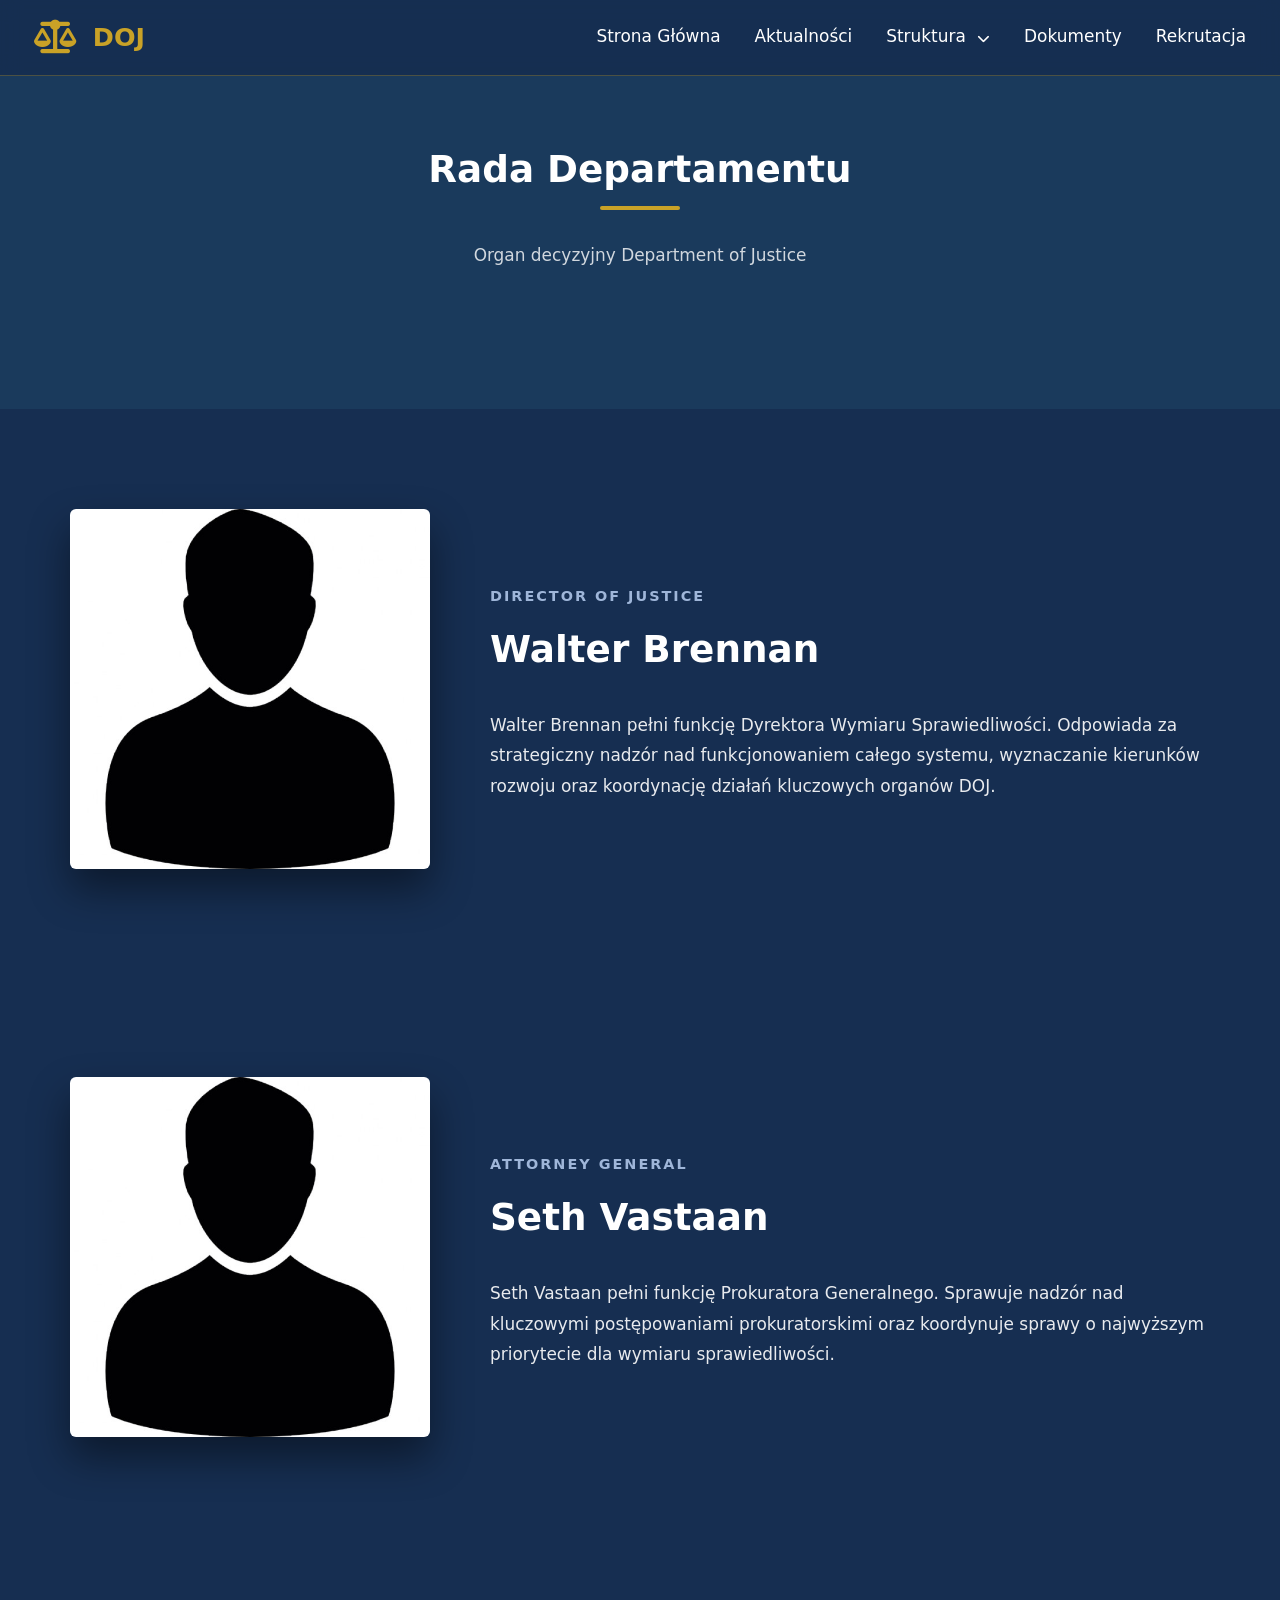
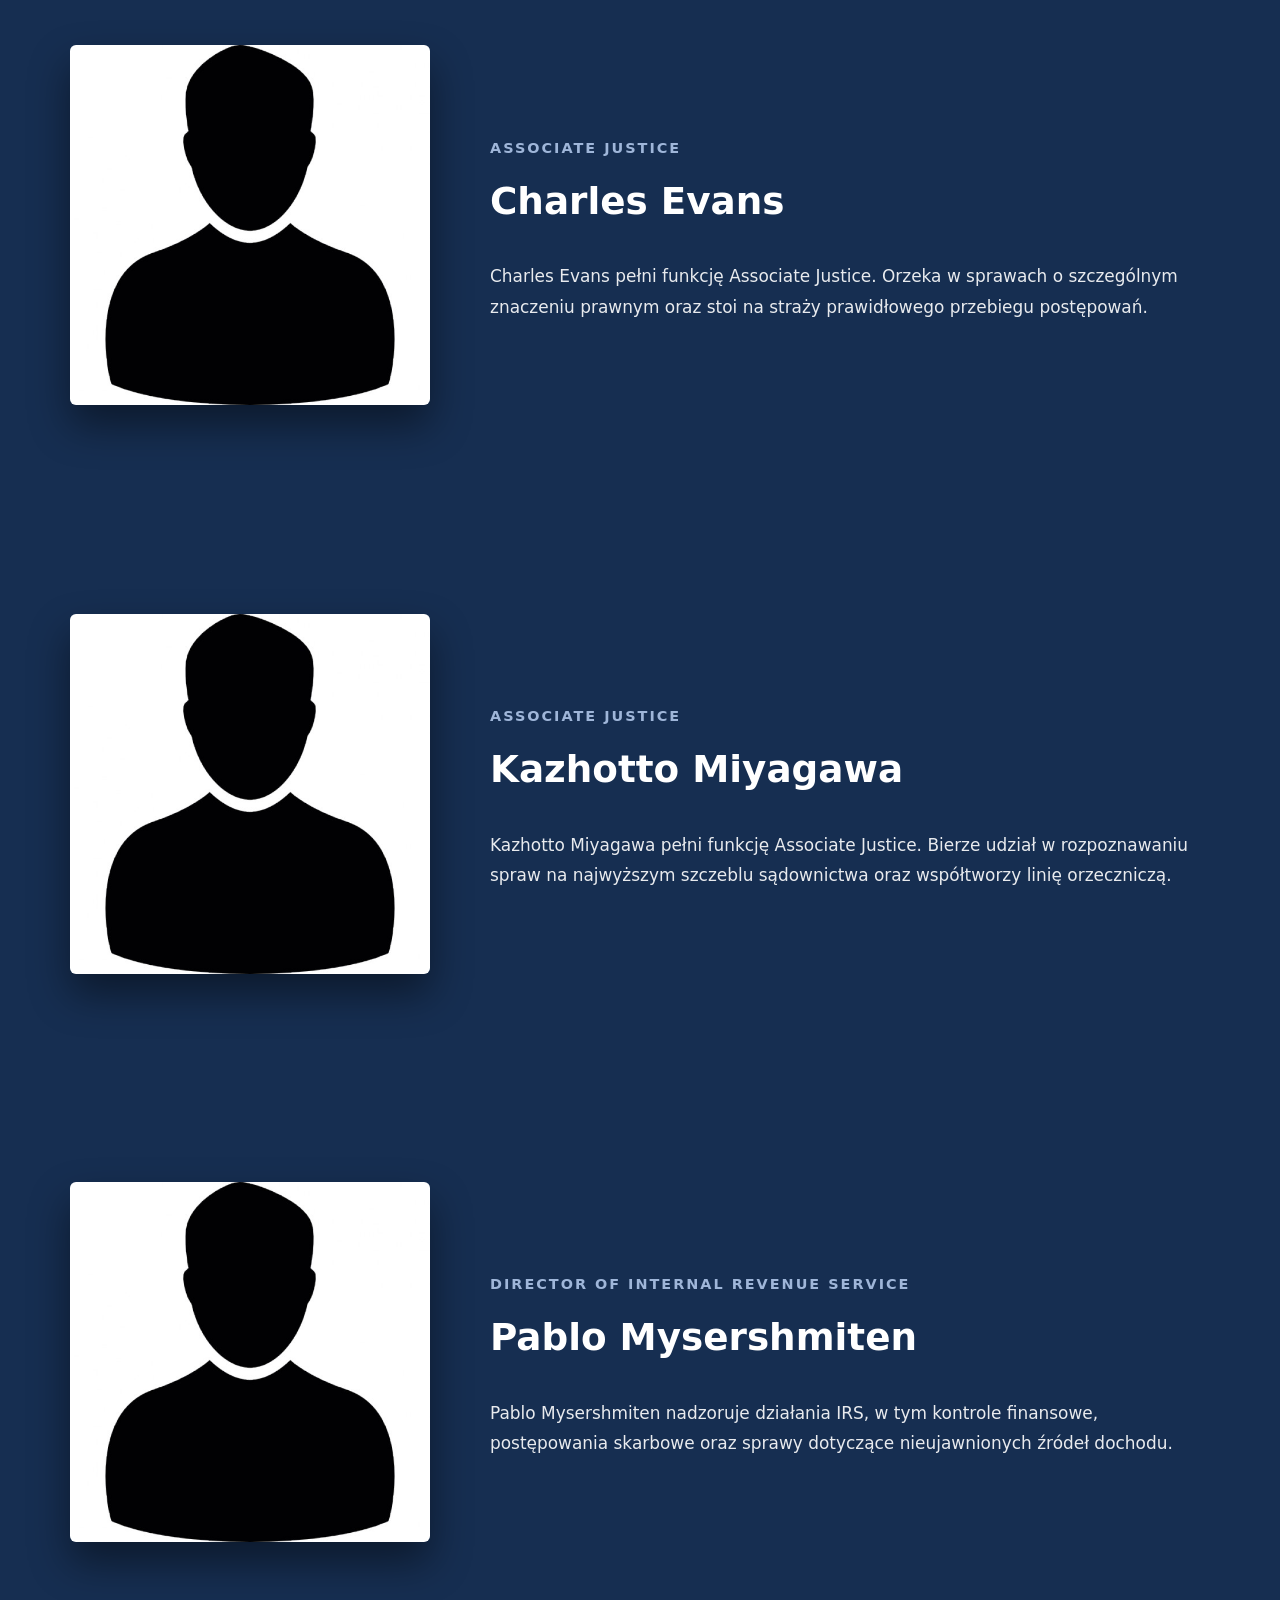
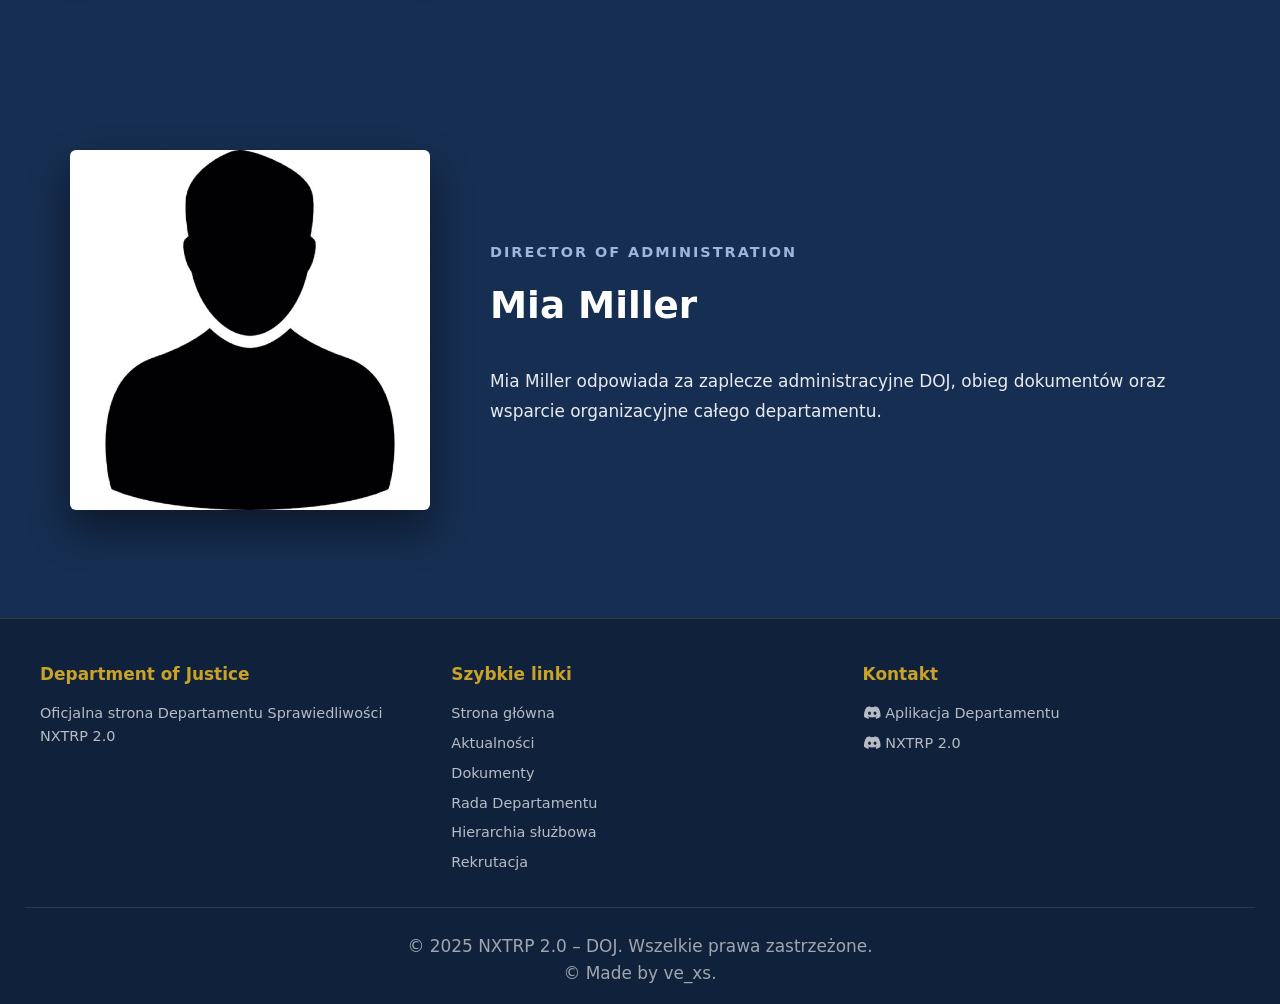
<file: index.html>
<!DOCTYPE html>
<html lang="pl">
<head>
    <meta charset="UTF-8">
    <meta name="viewport" content="width=device-width, initial-scale=1.0">

    <title> Rada Departamentu | Department of Justice</title>

    <link href="https://cdnjs.cloudflare.com/ajax/libs/font-awesome/6.4.0/css/all.min.css" rel="stylesheet">

    <!-- GLOBAL -->
    <link rel="stylesheet" href="base.css">
    <link rel="stylesheet" href="layout.css">
    <link rel="stylesheet" href="components.css">
    <link rel="stylesheet" href="footer.css">
    <link rel="stylesheet" href="mobile.css">


    <link rel="icon" type="image/png" href="dojlogog.png">
</head>

<body>

<nav id="navbar" role="navigation" aria-label="Główna nawigacja">
    <div class="nav-container">
        <a href="https://dojnxtrp.pl/" class="logo">
            <i class="fas fa-balance-scale"></i> DOJ
        </a>

        <ul class="nav-links">
            <li><a href="https://dojnxtrp.pl/">Strona Główna</a></li>
            <li><a href="https://aktualnosci.dojnxtrp.pl">Aktualności</a></li>


            <li class="has-submenu">
                <a href="#">
                    Struktura <i class="fas fa-chevron-down"></i>
                </a>
                <ul class="submenu">
                    <li><a href="https://rada.dojnxtrp.pl/">Rada Departamentu</a></li>
                    <li><a href="https://hierarchia.dojnxtrp.pl/">Hierarchia służbowa</a></li>

                    <li class="submenu-divider"></li>

                    <li><a href="https://prokuratura.dojnxtrp.pl/">Prokuratura</a></li>
                    <li><a href="https://sadownictwo.dojnxtrp.pl/">Sądownictwo</a></li>
                    <li><a href="https://adwokatura.dojnxtrp.pl/">Adwokatura</a></li>
                    <li><a href="https://irs.dojnxtrp.pl/">Internal Revenue Service </a></li>
                    <li><a href="https://administracja.dojnxtrp.pl/">Administracja</a></li>
                </ul>
            </li>

            <li><a href="https://dokumenty.dojnxtrp.pl/">Dokumenty</a></li>
            <li><a href="https://rekrutacja.dojnxtrp.pl/">Rekrutacja</a></li>
        </ul>
    </div>

    <button id="hamburger" class="hamburger" aria-label="Menu" aria-expanded="false">
        <span></span>
        <span></span>
        <span></span>
    </button>
</nav>

<div id="overlay" class="overlay"></div>

<div class="mobile-menu" id="mobileMenu" aria-hidden="true">

    <div class="mobile-main-menu">
        <a href="https://dojnxtrp.pl/">Strona główna</a>
        <a href="https://aktualnosci.dojnxtrp.pl">Aktualności</a>
        <a href="#" class="mobile-open-structure">
            Struktura <i class="fas fa-chevron-right"></i>
        </a>

        <a href="https://dokumenty.dojnxtrp.pl/">Dokumenty</a>
        <a href="https://rekrutacja.dojnxtrp.pl/">Rekrutacja</a>
    </div>

    <div class="mobile-structure-menu">
        <a href="#" class="mobile-back">
            <i class="fas fa-chevron-left"></i> Wróć
        </a>

        <a href="https://rada.dojnxtrp.pl/">Rada Departamentu</a>
        <a href="https://hierarchia.dojnxtrp.pl/">Hierarchia służbowa</a>
        <a href="https://prokuratura.dojnxtrp.pl/">Prokuratura</a>
        <a href="https://sadownictwo.dojnxtrp.pl/">Sądownictwo</a>
        <a href="https://adwokatura.dojnxtrp.pl/">Adwokatura</a>
        <a href="https://irs.dojnxtrp.pl/">Internal Revenue Service </a>
        <a href="https://administracja.dojnxtrp.pl/">Administracja</a>

    </div>

</div>

<main id="maincontent">

    <section class="page-section">
        <div class="section-header fade-in">
            <h2>Rada Departamentu</h2>
            <p>Organ decyzyjny Department of Justice</p>
        </div>
    </section>


    <section class="doj-profile">
        <div class="doj-profile-inner">
            <div class="doj-profile-left">
                <img src="gallanonim.png" alt="Walter Brennan">
            </div>
            <div class="doj-profile-right">
                <h4 class="doj-rank">Director of Justice</h4>
                <h2 class="doj-name">Walter Brennan</h2>
                <p>
                    Walter Brennan pełni funkcję Dyrektora Wymiaru Sprawiedliwości. Odpowiada za strategiczny
                    nadzór nad funkcjonowaniem całego systemu, wyznaczanie kierunków rozwoju
                    oraz koordynację działań kluczowych organów DOJ.
                </p>
            </div>
        </div>
    </section>

    <section class="doj-profile">
        <div class="doj-profile-inner">
            <div class="doj-profile-left">
                <img src="gallanonim.png" alt="Seth Vastaan">
            </div>
            <div class="doj-profile-right">
                <h4 class="doj-rank">Attorney General</h4>
                <h2 class="doj-name">Seth Vastaan</h2>
                <p>
                    Seth Vastaan pełni funkcję Prokuratora Generalnego. Sprawuje nadzór nad
                    kluczowymi postępowaniami prokuratorskimi oraz koordynuje sprawy
                    o najwyższym priorytecie dla wymiaru sprawiedliwości.
                </p>
            </div>
        </div>
    </section>

    <section class="doj-profile">
    <div class="doj-profile-inner">
        <div class="doj-profile-left">
            <img src="gallanonim.png" alt="Charles Evans">
        </div>
        <div class="doj-profile-right">
            <h4 class="doj-rank">Associate Justice</h4>
            <h2 class="doj-name">Charles Evans</h2>
            <p>
                Charles Evans pełni funkcję Associate Justice.
                Orzeka w sprawach o szczególnym znaczeniu prawnym
                oraz stoi na straży prawidłowego przebiegu postępowań.
            </p>
        </div>
    </div>
</section>

<section class="doj-profile">
    <div class="doj-profile-inner">
        <div class="doj-profile-left">
            <img src="gallanonim.png" alt="Kazuhito Miyagawa">
        </div>
        <div class="doj-profile-right">
            <h4 class="doj-rank">Associate Justice</h4>
            <h2 class="doj-name">Kazhotto Miyagawa</h2>
            <p>
                Kazhotto Miyagawa pełni funkcję Associate Justice.
                Bierze udział w rozpoznawaniu spraw na najwyższym
                szczeblu sądownictwa oraz współtworzy linię orzeczniczą.
            </p>
        </div>
    </div>
</section>


    <section class="doj-profile">
        <div class="doj-profile-inner">
            <div class="doj-profile-left">
                <img src="gallanonim.png" alt="Pablo Mysershmiten">
            </div>
            <div class="doj-profile-right">
                <h4 class="doj-rank">Director of Internal Revenue Service</h4>
                <h2 class="doj-name">Pablo Mysershmiten</h2>
                <p>
                    Pablo Mysershmiten nadzoruje działania IRS, w tym kontrole finansowe,
                    postępowania skarbowe oraz sprawy dotyczące nieujawnionych źródeł dochodu.
                </p>
            </div>
        </div>
    </section>

    <section class="doj-profile">
        <div class="doj-profile-inner">
            <div class="doj-profile-left">
                <img src="gallanonim.png" alt="Mia Miller">
            </div>
            <div class="doj-profile-right">
                <h4 class="doj-rank">Director of Administration</h4>
                <h2 class="doj-name">Mia Miller</h2>
                <p>
                    Mia Miller odpowiada za zaplecze administracyjne DOJ,
                    obieg dokumentów oraz wsparcie organizacyjne całego departamentu.
                </p>
            </div>
        </div>
    </section>

</main>

<footer>
    <div class="footer-content">

        <div class="footer-section">
            <h4>Department of Justice</h4>
            <p>Oficjalna strona Departamentu Sprawiedliwości<br>NXTRP 2.0</p>
        </div>

        <div class="footer-section">
            <h4>Szybkie linki</h4>
            <a href="https://dojnxtrp.pl/">Strona główna</a>
            <a href="https://aktualnosci.dojnxtrp.pl">Aktualności</a>
            <a href="https://dokumenty.dojnxtrp.pl/">Dokumenty</a>
            <a href="https://rada.dojnxtrp.pl/">Rada Departamentu</a>
            <a href="https://hierarchia.dojnxtrp.pl/">Hierarchia służbowa</a>
            <a href="https://rekrutacja.dojnxtrp.pl/">Rekrutacja</a>
        </div>

        <div class="footer-section">
            <h4>Kontakt</h4>
            <a href="https://discord.gg/amTdxHyAs6" target="_blank">
                <i class="fab fa-discord"></i> Aplikacja Departamentu
            </a>
            <a href="https://discord.gg/h5h69dvCpX" target="_blank">
                <i class="fab fa-discord"></i> NXTRP 2.0
            </a>
        </div>

    </div>

    <div class="footer-bottom">
        <p>&copy; 2025 NXTRP 2.0 – DOJ. Wszelkie prawa zastrzeżone.</p>
        <p>&copy; Made by ve_xs.</p>
    </div>
</footer>

<script src="core.js"></script>
</body>
</html>
</file>
<file: base.css>
/* =====================
   BASE.CSS - DOJ GRANATOWA PALETA
   Kolor przewodni: #162e51
   ===================== */

:root {
    /* Kolory główne - granatowa paleta */
    --primary: #1a3a5c;           /* Ciemny granat - główne tło */
    --dark: #162e51;              /* GŁÓWNY kolor - ciemniejszy granat */
    --dark-brown: #0f1f38;        /* Bardzo ciemny granat - kafelki */
    --accent: #C9A227;            /* Złoto - akcenty */
    --accent-hover: #d4af37;      /* Jaśniejsze złoto */
    --burgundy: #a0522d;          /* Sienna - ważne elementy */
    --light: #ffffff;             /* Biały tekst */
    --text-dark: #162e51;         /* Ciemny tekst na jasnych elementach */
    --text-muted: rgba(22, 46, 81, .8); /* Przygaszony tekst */
    
    /* Gradiety */
    --gradient-card: linear-gradient(145deg, rgba(22, 46, 81, 0.95), rgba(15, 31, 56, 0.98));
    --gradient-bg: linear-gradient(180deg, #2a4a6f 0%, #1a3a5c 100%);
    
    /* Inne */
    --text-scale: 1;
}

* {
    margin: 0;
    padding: 0;
    box-sizing: border-box;
}

html {
    scroll-behavior: smooth;
}

body {
    font-family: 'Inter', 'Roboto', 'Segoe UI', system-ui, sans-serif;
    background: var(--primary);
    color: var(--text-dark);
    overflow-x: hidden;
    -webkit-font-smoothing: antialiased;
    -moz-osx-font-smoothing: grayscale;
}

/* Scrollbar - złoty */
::-webkit-scrollbar {
    width: 10px;
}

::-webkit-scrollbar-track {
    background: var(--dark);
}

::-webkit-scrollbar-thumb {
    background: var(--dark-brown);
    border-radius: 5px;
}

::-webkit-scrollbar-thumb:hover {
    background: var(--accent);
}

/* Loader */
.loader {
    position: fixed;
    top: 0;
    left: 0;
    width: 100%;
    height: 100%;
    background: var(--primary);
    z-index: 9999;
    display: flex;
    align-items: center;
    justify-content: center;
    transition: opacity .5s, visibility .5s;
}

.loader.hidden {
    opacity: 0;
    visibility: hidden;
    pointer-events: none;
}

.loader-icon {
    width: 80px;
    height: 80px;
    border: 4px solid var(--accent);
    border-top-color: transparent;
    border-radius: 50%;
    animation: spin 1s linear infinite;
}

@keyframes spin {
    to { transform: rotate(360deg); }
}

/* Fade-in */
.fade-in {
    opacity: 0;
    transform: translateY(30px);
    transition: all .6s ease-out;
}

.fade-in.visible {
    opacity: 1;
    transform: translateY(0);
}


/* ========== ABOUT SECTION - BROWN ========== */

.about {
    background: linear-gradient(180deg, var(--dark) 0%, var(--primary) 100%);
}

.about-grid {
    display: grid;
    grid-template-columns: repeat(auto-fit, minmax(280px, 1fr));
    gap: 2rem;
    max-width: 1200px;
    margin: 0 auto;
}

.about-card {
    background: rgba(42, 31, 22, .3);
    border: 1px solid rgba(201, 162, 39, .2);
    border-radius: 20px;
    padding: 2rem;
    transition: all .3s;
}

.about-card:hover {
    transform: translateY(-10px);
    border-color: var(--accent);
    box-shadow: 0 20px 40px rgba(201, 162, 39, .2);
}

.about-card i {
    font-size: 2.5rem;
    color: var(--accent);
    margin-bottom: 1rem;
    display: block;
}

.about-card h3 {
    font-size: 1.3rem;
    margin-bottom: .8rem;
}

.about-card p {
    color: rgba(255, 255, 255, .7);
    line-height: 1.7;
    font-size: .95rem;
}
</file>
<file: layout.css>
nav {
    position: fixed;
    top: 0;
    width: 100%;
    z-index: 1000;
    background: rgba(22, 46, 81, .95);
    backdrop-filter: blur(10px);
    border-bottom: 1px solid rgba(201, 162, 39, .3);
    transition: all .3s;
}

nav.scrolled {
    background: rgba(22, 46, 81, .98);
    box-shadow: 0 4px 30px rgba(0, 0, 0, .5);
}



.nav-container {
    max-width: 1400px;
    margin: 0 auto;
    display: flex;
    justify-content: space-between;
    align-items: center;
    padding: 1rem 2rem;
}
.submenu-divider {
    height: 1px;
    background: rgba(255,255,255,0.15);
    margin: 8px 0;
    list-style: none;
}


.logo {
    display: flex;
    align-items: center;
    gap: 1rem;
    font-size: 1.5rem;
    font-weight: 700;
    color: var(--accent);
    text-decoration: none;
}

.logo i {
    font-size: 2rem;
}

.nav-links {
    display: flex;
    gap: 2rem;
    list-style: none;
}

.nav-links a {
    color: var(--light);
    text-decoration: none;
    font-weight: 500;
    position: relative;
    padding: .5rem 0;
    transition: color .3s;
}

.nav-links a::after {
    content: '';
    position: absolute;
    bottom: 0;
    left: 0;
    width: 0;
    height: 2px;
    background: var(--accent);
    transition: width .3s;
}

.nav-links a:hover {
    color: var(--accent);
}

.nav-links a:hover::after {
    width: 100%;
}



section {
    padding: 5rem 1.5rem;
}

.section-header {
    text-align: center;
    margin-bottom: 3rem;
}

.section-header h2 {
    font-size: 2.2rem;
    margin-bottom: 1rem;
    position: relative;
    display: inline-block;
    color: var(--light);
}

.section-header h2::after {
    content: '';
    position: absolute;
    bottom: -10px;
    left: 50%;
    transform: translateX(-50%);
    width: 80px;
    height: 4px;
    background: var(--accent);
    border-radius: 2px;
}

.section-header p {
    color: rgba(255, 255, 255, .8);
    max-width: 600px;
    margin: 1.5rem auto 0;

}
</file>
<file: components.css>
:root {
    --primary: #1a3a5c;
    --dark: #162e51;
    --light: #ffffff;
    --text-dark: #ffffff;
    --accent: #C9A227;
    --transition-fast: 160ms;
    --transition-medium: 300ms;
    --text-scale: 1.06;
}

html {
    font-size: calc(16px * var(--text-scale));
}

body {
    margin: 0;
    font-family: 'Inter', 'Segoe UI', system-ui, sans-serif;
    color: var(--light);
    line-height: 1.6;
}


.btn {
    padding: .9rem 1.8rem;
    border-radius: 8px;
    font-weight: 500;
    text-decoration: none;
    cursor: pointer;
    border: none;
    font-size: .95rem;
    display: inline-flex;
    align-items: center;
    gap: .5rem;
    transition: all .3s;
}

.btn-primary {
    background: var(--accent);
    color: var(--light);
}

.btn-outline {
    background: transparent;
    color: var(--text-dark);
    border: 2px solid var(--text-dark);
}

.btn-small {
    padding: .6rem 1.2rem;
    font-size: .85rem;
}

.btn-doc {
    background: rgba(255,255,255,.12);
    color: var(--light);
    border: 1.5px solid rgba(255,255,255,.35);
    backdrop-filter: blur(10px);
}


.hero-buttons {
    display: flex;
    justify-content: center;
    align-items: center;
    gap: 1.5rem;
}

.hero-buttons .btn-hero {
    flex: 0 0 auto;
    width: auto;
    margin: 0;
}

@media (max-width: 600px) {
    .hero-buttons {
        flex-direction: column;
    }

    .hero-buttons .btn-hero {
        width: 100%;
        justify-content: center;
    }
}


.docs-grid {
    display: grid;
    grid-template-columns: repeat(auto-fit, minmax(300px, 1fr));
    gap: 1.5rem;
    align-items: stretch;
}


.doc-card {
    background: linear-gradient(145deg, rgba(22,46,81,.95), rgba(15,31,56,.98));
    border: 1px solid rgba(201,162,39,.45);
    border-radius: 16px;
    padding: 1.5rem;
    display: flex;
    flex-direction: column;
    height: 100%;
}

.doc-card p {
    color: rgba(255,255,255,.85);
    margin-bottom: 1.2rem;
}

.doc-footer {
    margin-top: auto;
    display: flex;
    justify-content: space-between;
    align-items: center;
    gap: 1rem;
}


.doc-card .btn-doc {
    transition:
        background-color 0.25s ease,
        border-color 0.25s ease,
        box-shadow 0.25s ease,
        transform 0.2s ease;
}

.doc-card .btn-doc:hover {
    background-color: rgba(201, 162, 39, 0.18);
    border-color: var(--accent);
    transform: translateY(-2px);
    box-shadow: 0 6px 16px rgba(201, 162, 39, 0.35);
}

.doc-card .btn {
    flex: 0 0 auto;
    width: auto;
}


h1 { font-size: 2.25rem; }
h2 { font-size: 1.75rem; }
h3 { font-size: 1.25rem; }
h4 { font-size: 1rem; }

p, a, li, .btn {
    font-size: 1rem;
}




.documents {
    background: #1f3f63;
    padding: 4rem 1rem;
}

.documents .docs-grid {
    display: grid;
    grid-template-columns: repeat(auto-fit, minmax(280px, 1fr));
    gap: 2rem;
}

.documents .doc-card {
    background: linear-gradient(
        180deg,
        rgba(18, 38, 63, 0.95),
        rgba(13, 29, 50, 0.98)
    );
    border-radius: 18px;
    padding: 2rem 1.8rem;
    border: 1px solid rgba(201, 162, 39, 0.35);
    box-shadow: 0 20px 50px rgba(0,0,0,.35);

    display: flex;
    flex-direction: column;
    height: 100%;

    transition: transform .35s ease, box-shadow .35s ease, border-color .35s ease;
}

.documents .doc-card:hover {
    transform: translateY(-6px);
    border-color: var(--accent);
    box-shadow: 0 25px 60px rgba(0,0,0,.45);
}

.documents .doc-header {
    display: flex;
    align-items: flex-start;
    gap: 1rem;
    margin-bottom: 1.2rem;
}

.documents .doc-icon i {
    color: var(--accent);
    font-size: 1.8rem;
}

.documents .doc-info h3 {
    font-size: 1.2rem;
    line-height: 1.35;
    margin: 0 0 .3rem;
    color: #ffffff;
}

.documents .doc-info span {
    font-size: .85rem;
    opacity: .75;
}

.documents .doc-card p {
    font-size: .95rem;
    color: rgba(255,255,255,.85);
    line-height: 1.55;
    margin: .6rem 0 1.4rem;

    display: -webkit-box;
    -webkit-box-orient: vertical;
    overflow: hidden;
}

.documents .doc-footer {
    margin-top: auto;
    display: flex;
    justify-content: space-between;
    align-items: center;
}

.documents .doc-meta {
    font-size: .85rem;
    opacity: .8;
}

.documents .btn-doc {
    background: rgba(255,255,255,.12);
    border: 1.5px solid rgba(255,255,255,.35);
    color: #fff;
}


.nav-links li {
    position: relative;
}

.submenu {
    position: absolute;
    top: 100%;
    left: 0;
    min-width: 220px;
    background: #162e51;
    border-radius: 8px;
    padding: 10px 0;
    display: none;
    box-shadow: 0 10px 25px rgba(0,0,0,.25);
    z-index: 1000;
}

.has-submenu:hover .submenu {
    display: block;
}

.submenu li a {
    display: block;
    padding: 10px 20px;
    white-space: nowrap;
}

.submenu li a:hover {
    background: rgba(255,255,255,.08);
}

/* ikonka strzałki */
.has-submenu > a i {
    font-size: 0.75em;
    margin-left: 6px;
}
.nav-links,
.nav-links ul {
    list-style: none;
    margin: 0;
    padding: 0;
}

.page-section {
    max-width: 1200px;
    margin: 140px auto;
    padding: 0 20px;
    color: white;
}

.image-wrapper {
    display: flex;
    justify-content: center;
}

.image-wrapper img {
    max-width: 100%;
    border-radius: 14px;
}



.doj-profile {
    background-color: #162e51;
    padding: 100px 0;
    color: #ffffff;
}

.doj-profile-inner {
    max-width: 1200px;
    margin: 0 auto;
    padding: 0 30px;

    display: flex;
    gap: 60px;
    align-items: center;
}

.doj-profile-left img {
    width: 360px;
    height: auto;
    border-radius: 6px;
    box-shadow: 0 20px 40px rgba(0, 0, 0, 0.45);
}

.doj-profile-right {
    flex: 1;
}

.doj-rank {
    margin: 0 0 12px;
    font-size: 0.85rem;
    letter-spacing: 2px;
    text-transform: uppercase;
    color: #9fb6d9;
    font-weight: 600;
}

.doj-name {
    margin: 0 0 30px;
    font-size: 2.2rem;
    font-weight: 700;
    color: #ffffff;
}

.doj-profile-right p {
    font-size: 1rem;
    line-height: 1.8;
    color: rgba(255, 255, 255, 0.9);
    max-width: 720px;
}

@media (max-width: 900px) {
    .doj-profile-inner {
        flex-direction: column;
        text-align: center;
    }

    .doj-profile-left img {
        width: 260px;
    }
}
</file>
<file: footer.css>
/* ========== FOOTER - GRANATOWA PALETA ========== */

footer {
    background: rgba(15, 31, 56, .9);
    border-top: 1px solid rgba(201, 162, 39, .2);
    padding: 2.5rem 1.5rem 1rem;
}

.footer-content {
    max-width: 1200px;
    margin: 0 auto;
    display: grid;
    grid-template-columns: repeat(auto-fit, minmax(180px, 1fr));
    gap: 2rem;
    margin-bottom: 1.5rem;
}

.footer-section h4 {
    color: var(--accent);
    margin-bottom: .8rem;
    font-size: 1rem;
}

.footer-section p,
.footer-section a {
    color: rgba(255, 255, 255, .7);
    text-decoration: none;
    display: block;
    margin-bottom: .4rem;
    font-size: .85rem;
    transition: color .3s;
}

.footer-section a:hover {
    color: var(--accent);
}

.footer-bottom {
    text-align: center;
    padding-top: 1.5rem;
    border-top: 1px solid rgba(255, 255, 255, .1);
    color: rgba(255, 255, 255, .6);
    font-size: .8rem;
}
</file>
<file: mobile.css>
@media(max-width: 768px) {

    .nav-links {
        display: none;
    }

    .hamburger {
        display: flex;
    }

    .form-row {
        grid-template-columns: 1fr;
    }

    .recruitment-header {
        justify-content: center;
        text-align: center;
    }

    .docs-grid {
        grid-template-columns: 1fr;
    }

    .gallery-grid {
        grid-template-columns: 1fr;
    }

    .schedule-grid,
    .archive-grid {
        grid-template-columns: 1fr;
    }
    .hero-badge {
        
       margin-top: 4vh;
    }
}





.documents {
    background: #1f3f63 !important;
    padding: 4rem 1rem !important;
}

.documents .docs-grid {
    display: grid !important;
    grid-template-columns: repeat(auto-fit, minmax(280px, 1fr)) !important;
    gap: 2rem !important;
    align-items: stretch !important;
}

.documents .doc-card {
    background: linear-gradient(
        180deg,
        rgba(18, 38, 63, 0.95),
        rgba(13, 29, 50, 0.98)
    ) !important;

    border-radius: 18px !important;
    padding: 2rem 1.8rem !important;
    border: 1px solid rgba(201, 162, 39, 0.35) !important;
    box-shadow: 0 20px 50px rgba(0,0,0,.35) !important;

    display: flex !important;
    flex-direction: column !important;
    height: 100% !important;

    transition: transform .35s ease, box-shadow .35s ease, border-color .35s ease !important;
}

.documents .doc-card:hover {
    transform: translateY(-6px) !important;
    border-color: var(--accent) !important;
    box-shadow: 0 25px 60px rgba(0,0,0,.45) !important;
}

.documents .doc-header {
    display: flex !important;
    align-items: flex-start !important;
    gap: 1rem !important;
    margin-bottom: 1.2rem !important;
}

.documents .doc-icon i {
    color: var(--accent) !important;
    font-size: 1.8rem !important;
}

.documents .doc-info h3 {
    font-size: 1.2rem !important;
    line-height: 1.35 !important;
    margin: 0 0 .3rem !important;
    color: #fff !important;
}

.documents .doc-info span {
    font-size: .85rem !important;
    opacity: .75 !important;
}

.documents .doc-card p {
    font-size: .95rem !important;
    color: rgba(255,255,255,.85) !important;
    line-height: 1.55 !important;
    margin: .6rem 0 1.4rem !important;

    display: -webkit-box !important;
    -webkit-box-orient: vertical !important;
    overflow: hidden !important;
}

.documents .doc-footer {
    margin-top: auto !important;
    display: flex !important;
    justify-content: space-between !important;
    align-items: center !important;
    gap: 1rem !important;
}

.documents .doc-meta {
    font-size: .85rem !important;
    opacity: .8 !important;
}

.documents .btn-doc {
    background: rgba(255,255,255,.12) !important;
    border: 1.5px solid rgba(255,255,255,.35) !important;
    color: #fff !important;
}

.mobile-main-menu,
.mobile-structure-menu {
    display: none;
}

.mobile-menu.show-main .mobile-main-menu {
    display: block;
}

.mobile-menu.show-structure .mobile-structure-menu {
    display: block;
}


#hamburger {
    display: none;
    width: 32px;
    height: 28px;
    background: transparent;
    border: none;
    cursor: pointer;
    padding: 0;
    z-index: 1001;
    position: relative;
    margin-left: auto; 
    margin-top: -5.5vh;
    margin-bottom: 1vh;
    margin-right: 5vw;

}

#hamburger span {
    position: absolute;
    left: 0;
    width: 100%;
    height: 3px;
    background: var(--gold, #d4af37);
    border-radius: 2px;
    transition: 0.3s ease;
    display: block;
}

#hamburger span:nth-child(1) {
    top: 0;
}

#hamburger span:nth-child(2) {
    top: 50%;
    transform: translateY(-50%);
}

#hamburger span:nth-child(3) {
    bottom: 0;
}

#hamburger.open span:nth-child(1) {
    top: 50%;
    transform: translateY(-50%) rotate(45deg);
}

#hamburger.open span:nth-child(2) {
    opacity: 0;
}

#hamburger.open span:nth-child(3) {
    bottom: auto;
    top: 50%;
    transform: translateY(-50%) rotate(-45deg);
}

.mobile-menu {
    position: fixed;
    top: 62px;
    right: -100%;
    width: 300px;
    max-width: 85vw;
    height:100vh;
    background: linear-gradient(180deg, rgba(15, 15, 15, 0.98) 0%, rgba(20, 20, 20, 0.95) 100%);
    backdrop-filter: blur(20px);
    -webkit-backdrop-filter: blur(20px);
    padding: 2rem 0;
    transition: right 0.4s cubic-bezier(0.68, -0.55, 0.265, 1.55);
    z-index: 999;
    overflow-y: auto;
    border-left: 2px solid rgba(212, 175, 55, 0.3);
    box-shadow: -5px 0 30px rgba(0, 0, 0, 0.5);
}

.mobile-menu.open {
    right: 0;
}

.mobile-menu a {
    display: block;
    padding: 1.2rem 2rem;
    color: rgba(255, 255, 255, 0.9);
    text-decoration: none;
    font-size: 1.1rem;
    font-weight: 500;
    border-bottom: 1px solid rgba(255, 255, 255, 0.05);
    transition: all 0.3s ease;
    position: relative;
}

.mobile-menu a::before {
    content: '';
    position: absolute;
    left: 0;
    top: 0;
    height: 100%;
    width: 4px;
    background: var(--gold, #d4af37);
    transform: scaleY(0);
    transition: transform 0.3s ease;
}

.mobile-menu a:hover,
.mobile-menu a:focus {
    background: rgba(212, 175, 55, 0.1);
    color: var(--gold, #d4af37);
    padding-left: 2.5rem;
}

.mobile-menu a:hover::before,
.mobile-menu a:focus::before {
    transform: scaleY(1);
}

.mobile-menu a:first-child {
    border-top: 1px solid rgba(255, 255, 255, 0.05);
}

.overlay {
    position: fixed;
    top: 0;
    left: 0;
    width: 100%;
    height: 100%;
    background: rgba(0, 0, 0, 0.75);
    opacity: 0;
    visibility: hidden;
    transition: all 0.3s ease;
    z-index: 998;
    backdrop-filter: blur(3px);
}

.overlay.active {
    opacity: 1;
    visibility: visible;
}

@media (max-width: 968px) {
    #hamburger {
        display: flex;
    }
    
    .nav-links {
        display: none !important;
    }
}

@media (max-width: 480px) {
    .mobile-menu {
        width: 100%;
        max-width: 100%;
        border-left: none;
    }
    
    .mobile-menu a {
        font-size: 1rem;
        padding: 1rem 1.5rem;
    }
}

.mobile-menu {
    scroll-behavior: smooth;
    -webkit-overflow-scrolling: touch;
}

body.menu-open {
    overflow: hidden;

}
</file>
